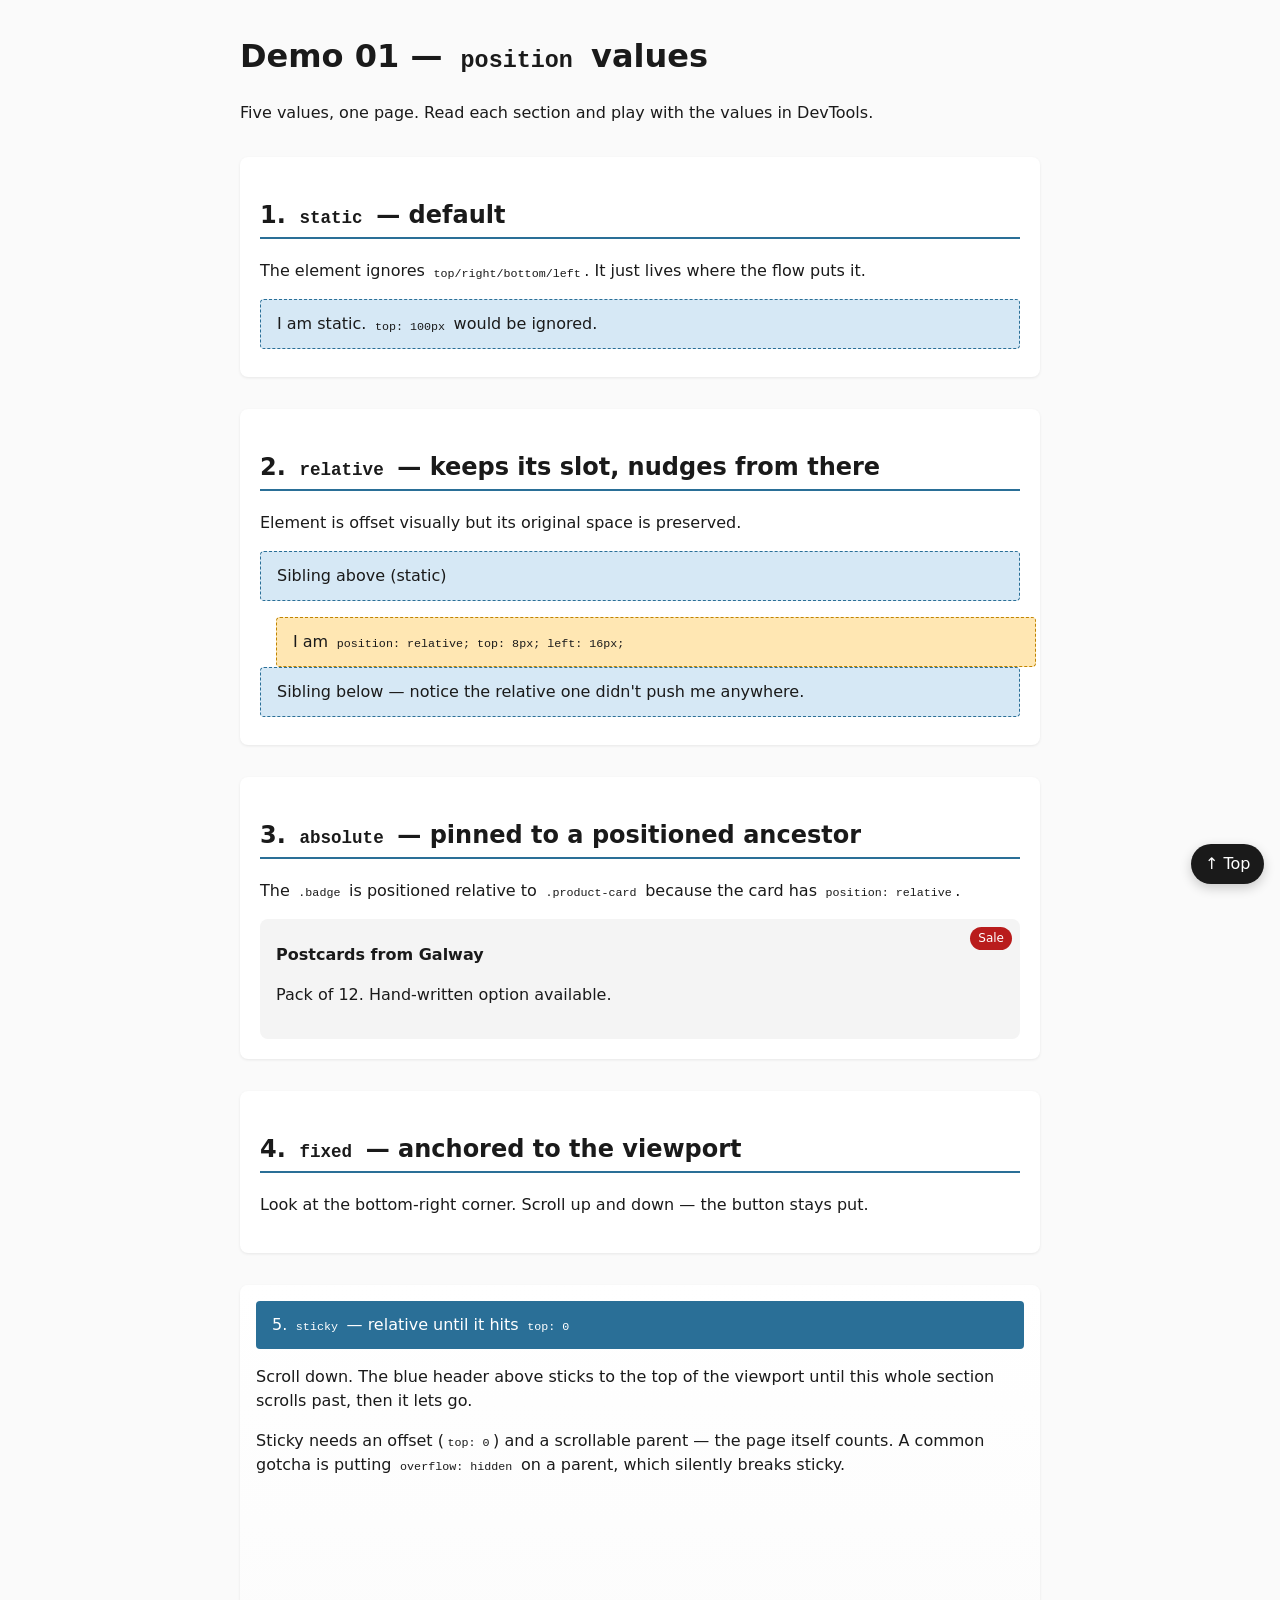
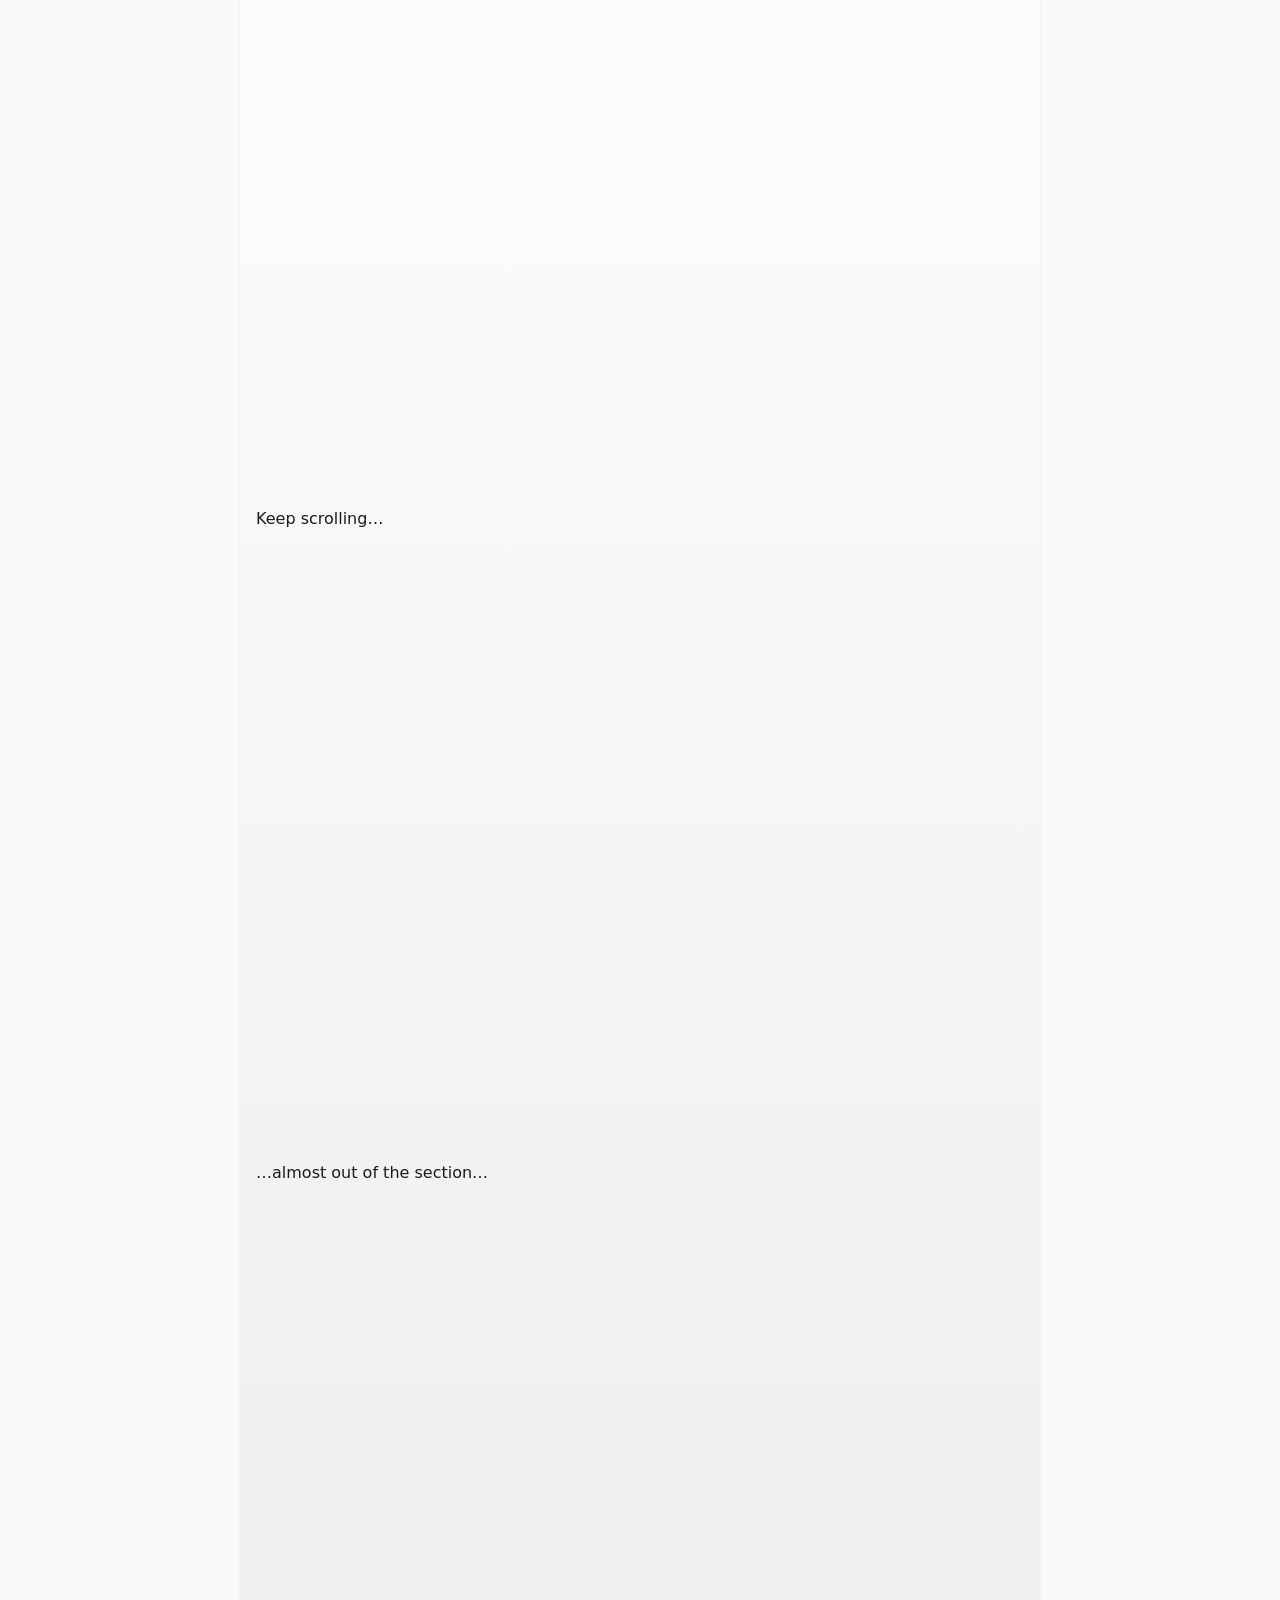
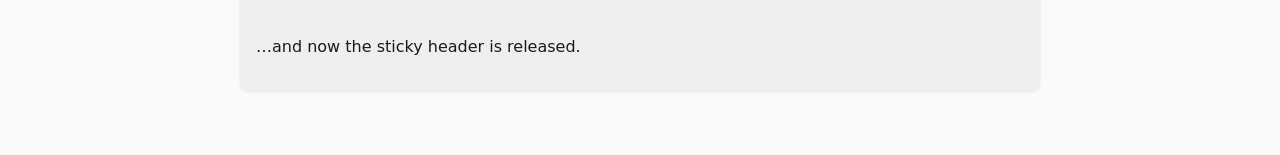
<file: lecture2_code/lecture-2-demos/01-position.html>
<!DOCTYPE html>
<html lang="en">
<head>
  <meta charset="UTF-8">
  <title>Demo 01 — position values</title>
  <meta name="viewport" content="width=device-width, initial-scale=1">
  <style>
    body {
      font-family: system-ui, sans-serif;
      margin: 0;
      padding: 0;
      color: #1a1a1a;
      background: #fafafa;
      line-height: 1.5;
    }

    main { padding: 2rem; max-width: 50rem; margin: auto; }
    h1   { margin-top: 0; }
    h2   { border-bottom: 2px solid #2a6f97; padding-bottom: 0.25rem; }

    section { margin-block: 2rem; padding: 1.25rem; background: #fff;
              border-radius: 0.5rem; box-shadow: 0 1px 3px rgba(0,0,0,0.08); }

    .demo-box {
      background: #d6e8f5;
      padding: 0.75rem 1rem;
      margin-block: 0.5rem;
      border: 1px dashed #2a6f97;
      border-radius: 0.25rem;
    }

    /* 1. STATIC ----------------------------------------------- */
    .ex-static { position: static; /* default */ }

    /* 2. RELATIVE --------------------------------------------- */
    .ex-relative {
      position: relative;
      top: 8px;
      left: 16px;
      background: #ffe7b3;
      border-color: #c08400;
    }

    /* 3. ABSOLUTE --------------------------------------------- */
    .product-card {
      position: relative;       /* establishes containing block */
      padding: 1.5rem 1rem 1rem;
      background: #f4f4f4;
      border-radius: 0.5rem;
    }
    .badge {
      position: absolute;
      top: 0.5rem;
      right: 0.5rem;
      background: #b91c1c;
      color: white;
      font-size: 0.75rem;
      padding: 0.15rem 0.5rem;
      border-radius: 999px;
    }

    /* 4. FIXED ------------------------------------------------ */
    .back-to-top {
      position: fixed;
      right: 1rem;
      bottom: 1rem;
      background: #1a1a1a;
      color: white;
      text-decoration: none;
      padding: 0.5rem 0.85rem;
      border-radius: 999px;
      box-shadow: 0 4px 12px rgba(0,0,0,0.2);
      z-index: 1000;
    }

    /* 5. STICKY ----------------------------------------------- */
    .sticky-section { /* tall enough that scrolling matters */
      min-height: 200vh;
      padding: 1rem;
      background: linear-gradient(#fff, #eee);
      border-radius: 0.5rem;
    }
    .sticky-header {
      position: sticky;
      top: 0;
      background: #2a6f97;
      color: white;
      padding: 0.75rem 1rem;
      border-radius: 0.25rem;
      z-index: 5;
    }

    code {  padding: 0.05em 0.3em; border-radius: 0.2em; font-size: 0.9em; }
  </style>
</head>
<body>

  <main id="top">
    <h1>Demo 01 — <code>position</code> values</h1>
    <p>Five values, one page. Read each section and play with the values in DevTools.</p>

    <section>
      <h2>1. <code>static</code> — default</h2>
      <p>The element ignores <code>top/right/bottom/left</code>. It just lives where the flow puts it.</p>
      <div class="demo-box ex-static">I am static. <code>top: 100px</code> would be ignored.</div>
    </section>

    <section>
      <h2>2. <code>relative</code> — keeps its slot, nudges from there</h2>
      <p>Element is offset visually but its original space is preserved.</p>
      <div class="demo-box">Sibling above (static)</div>
      <div class="demo-box ex-relative">I am <code>position: relative; top: 8px; left: 16px;</code></div>
      <div class="demo-box">Sibling below — notice the relative one didn't push me anywhere.</div>
    </section>

    <section>
      <h2>3. <code>absolute</code> — pinned to a positioned ancestor</h2>
      <p>The <code>.badge</code> is positioned relative to <code>.product-card</code> because the card has <code>position: relative</code>.</p>
      <div class="product-card">
        <span class="badge">Sale</span>
        <strong>Postcards from Galway</strong>
        <p>Pack of 12. Hand-written option available.</p>
      </div>
    </section>

    <section>
      <h2>4. <code>fixed</code> — anchored to the viewport</h2>
      <p>Look at the bottom-right corner. Scroll up and down — the button stays put.</p>
    </section>

    <section class="sticky-section">
      <div class="sticky-header">5. <code>sticky</code> — relative until it hits <code>top: 0</code></div>
      <p style="margin-top: 1rem;">Scroll down. The blue header above sticks to the top of the viewport
      until this whole section scrolls past, then it lets go.</p>
      <p>Sticky needs an offset (<code>top: 0</code>) and a scrollable parent — the page itself counts.
      A common gotcha is putting <code>overflow: hidden</code> on a parent, which silently breaks sticky.</p>
      <p style="margin-top: 70vh;">Keep scrolling…</p>
      <p style="margin-top: 70vh;">…almost out of the section…</p>
      <p style="margin-top: 50vh;">…and now the sticky header is released.</p>
    </section>

  </main>

  <a href="#top" class="back-to-top" aria-label="Back to top of page">↑ Top</a>
</body>
</html>
</file>
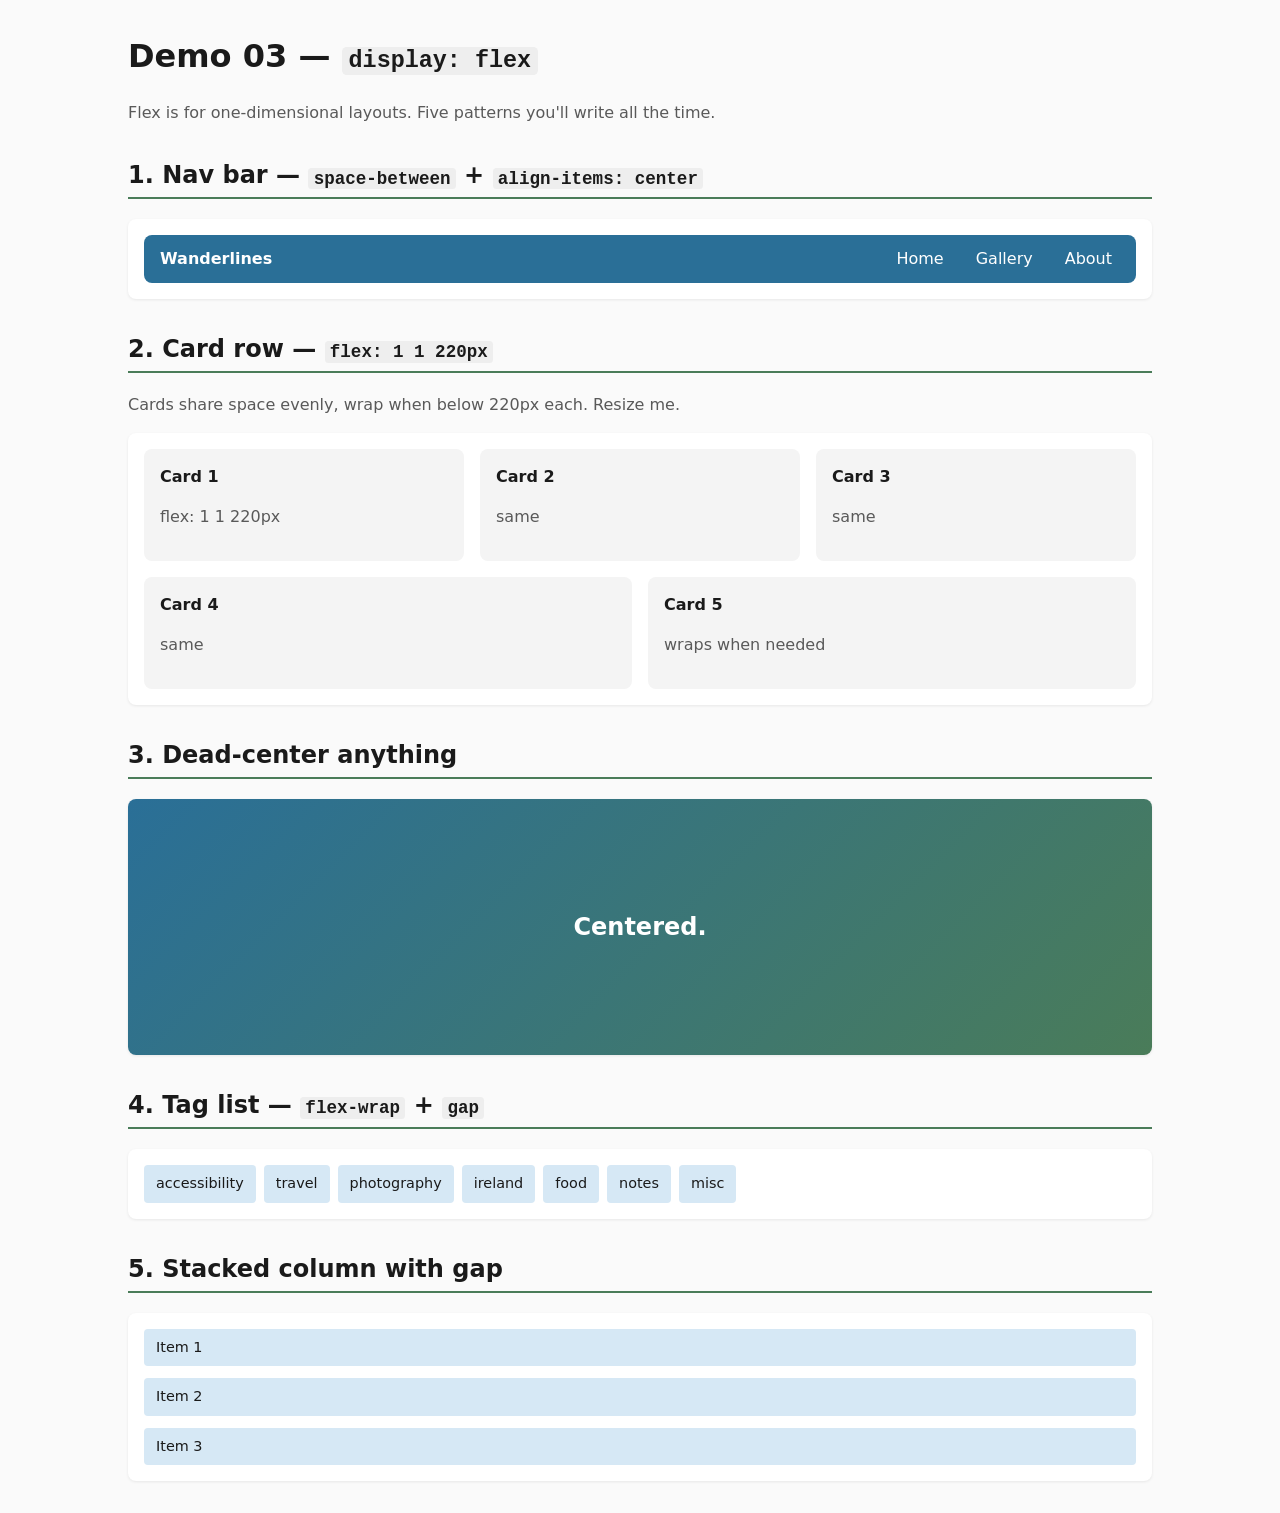
<file: lecture2_code/lecture-2-demos/03-flex.html>
<!DOCTYPE html>
<html lang="en">
<head>
  <meta charset="UTF-8">
  <title>Demo 03 — display: flex</title>
  <meta name="viewport" content="width=device-width, initial-scale=1">
  <style>
    body {
      font-family: system-ui, sans-serif;
      margin: 0;
      padding: 2rem;
      max-width: 64rem;
      margin-inline: auto;
      background: #fafafa;
      color: #1a1a1a;
      line-height: 1.5;
    }
    h1   { margin-top: 0; }
    h2   { margin-top: 2rem; border-bottom: 2px solid #4a7c59; padding-bottom: 0.25rem; }
    code { background: #eee; padding: 0.05em 0.3em; border-radius: 0.2em; font-size: 0.9em; }
    p    { color: #595959; }

    .demo {
      background: #fff;
      padding: 1rem;
      border-radius: 0.5rem;
      box-shadow: 0 1px 3px rgba(0,0,0,0.08);
    }

    .chip {
      background: #d6e8f5;
      color: #1a1a1a;
      padding: 0.5rem 0.75rem;
      border-radius: 0.25rem;
      font-size: 0.9rem;
    }

    /* 1. Nav bar — title left, links right, vertically centered */
    .nav {
      display: flex;
      justify-content: space-between;
      align-items: center;
      gap: 1rem;
      padding: 0.75rem 1rem;
      background: #2a6f97;
      color: white;
      border-radius: 0.5rem;
    }
    .nav-links { display: flex; gap: 1rem; list-style: none; padding: 0; margin: 0; }
    .nav a { color: white; text-decoration: none; padding: 0.25rem 0.5rem; border-radius: 0.25rem; }
    .nav a:hover { background: rgba(255,255,255,0.2); }

    /* 2. Card row — wrap when out of room */
    .card-row {
      display: flex;
      gap: 1rem;
      flex-wrap: wrap;
    }
    .card-row > .item {
      flex: 1 1 220px;     /* grow, shrink, basis */
      min-width: 0;        /* allow shrinking */
      background: #f4f4f4;
      padding: 1rem;
      border-radius: 0.5rem;
    }

    /* 3. Center anything */
    .center-box {
      display: flex;
      place-items: center;
      justify-content: center;
      min-height: 14rem;
      background: linear-gradient(135deg, #2a6f97, #4a7c59);
      color: white;
      border-radius: 0.5rem;
      font-size: 1.5rem;
      font-weight: 600;
    }

    /* 4. Tag list */
    .tag-list { display: flex; flex-wrap: wrap; gap: 0.5rem; }

    /* 5. Stacked column with gap */
    .stack { display: flex; flex-direction: column; gap: 0.75rem; }
  </style>
</head>
<body>

  <h1>Demo 03 — <code>display: flex</code></h1>
  <p>Flex is for one-dimensional layouts. Five patterns you'll write all the time.</p>

  <h2>1. Nav bar — <code>space-between</code> + <code>align-items: center</code></h2>
  <div class="demo">
    <nav class="nav" aria-label="Demo nav">
      <strong>Wanderlines</strong>
      <ul class="nav-links">
        <li><a href="#">Home</a></li>
        <li><a href="#">Gallery</a></li>
        <li><a href="#">About</a></li>
      </ul>
    </nav>
  </div>

  <h2>2. Card row — <code>flex: 1 1 220px</code></h2>
  <p>Cards share space evenly, wrap when below 220px each. Resize me.</p>
  <div class="demo card-row">
    <div class="item"><strong>Card 1</strong><p>flex: 1 1 220px</p></div>
    <div class="item"><strong>Card 2</strong><p>same</p></div>
    <div class="item"><strong>Card 3</strong><p>same</p></div>
    <div class="item"><strong>Card 4</strong><p>same</p></div>
    <div class="item"><strong>Card 5</strong><p>wraps when needed</p></div>
  </div>

  <h2>3. Dead-center anything</h2>
  <div class="demo center-box">Centered.</div>

  <h2>4. Tag list — <code>flex-wrap</code> + <code>gap</code></h2>
  <div class="demo">
    <div class="tag-list" role="list">
      <span class="chip" role="listitem">accessibility</span>
      <span class="chip" role="listitem">travel</span>
      <span class="chip" role="listitem">photography</span>
      <span class="chip" role="listitem">ireland</span>
      <span class="chip" role="listitem">food</span>
      <span class="chip" role="listitem">notes</span>
      <span class="chip" role="listitem">misc</span>
    </div>
  </div>

  <h2>5. Stacked column with gap</h2>
  <div class="demo">
    <div class="stack">
      <div class="chip">Item 1</div>
      <div class="chip">Item 2</div>
      <div class="chip">Item 3</div>
    </div>
  </div>

</body>
</html>
</file>
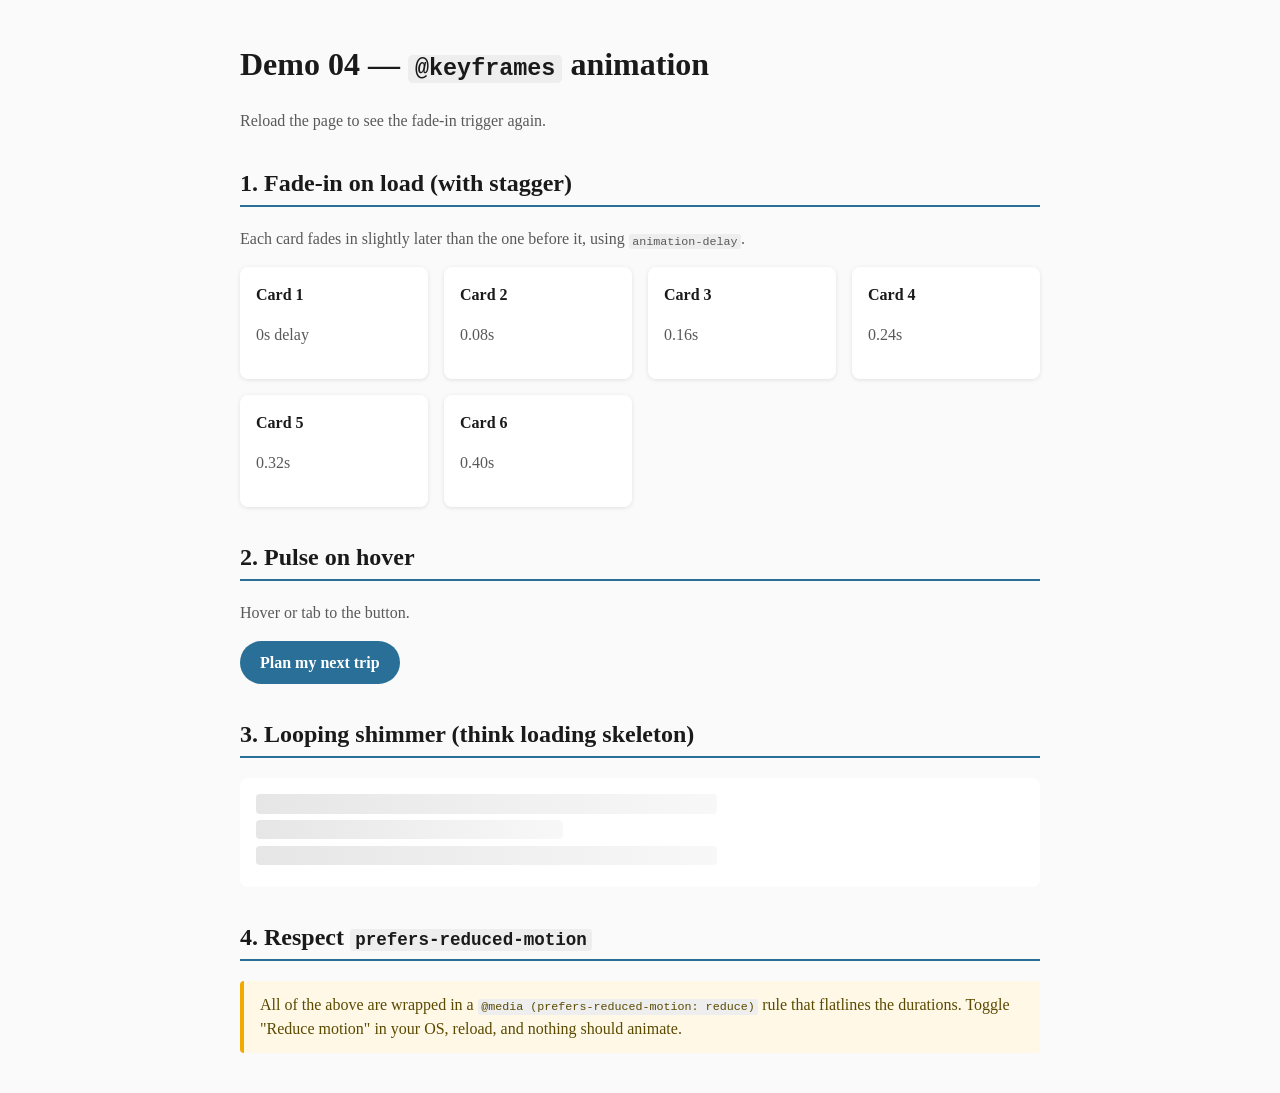
<file: lecture2_code/lecture-2-demos/04-keyframes.html>
<!DOCTYPE html>
<html lang="en">
<head>
  <meta charset="UTF-8">
  <title>Demo 04 — @keyframes animation</title>
  <meta name="viewport" content="width=device-width, initial-scale=1">
  <style>
    body {
      font-family: Impact, Haettenschweiler, 'Arial Narrow Bold', sans-serif
      margin: 0;
      padding: 2rem;
      max-width: 50rem;
      margin-inline: auto;
      background: #fafafa;
      color: #1a1a1a;
      line-height: 1.5;
    }
    h1   { margin-top: 0; }
    h2   { margin-top: 2rem; border-bottom: 2px solid #2a6f97; padding-bottom: 0.25rem; }
    code { background: #eee; padding: 0.05em 0.3em; border-radius: 0.2em; font-size: 0.9em; }
    p    { color: #595959; }

    /* ----- 1. Fade in on load ----- */
    @keyframes fade-in {
      from { opacity: 0; transform: translateY(10px); }
      to   { opacity: 1; transform: translateY(0);    }
    }

    .card {
      background: white;
      padding: 1rem;
      border-radius: 0.5rem;
      box-shadow: 0 1px 4px rgba(0, 0, 0, 0.1);
      animation: fade-in 0.5s ease-out both;
    }

    .card-row { display: grid; grid-template-columns: repeat(auto-fill, minmax(180px, 1fr)); gap: 1rem; }

    /* stagger children */
    .card-row .card:nth-child(2) { animation-delay: 0.08s; }
    .card-row .card:nth-child(3) { animation-delay: 0.16s; }
    .card-row .card:nth-child(4) { animation-delay: 0.24s; }
    .card-row .card:nth-child(5) { animation-delay: 0.32s; }
    .card-row .card:nth-child(6) { animation-delay: 0.4s;  }

    /* ----- 2. Pulse on hover ----- */
    @keyframes pulse {
      0%, 100% { transform: scale(1); }
      50%      { transform: scale(1.06); }
    }

    .cta {
      display: inline-block;
      background: #2a6f97;
      color: white;
      padding: 0.6rem 1.25rem;
      border-radius: 999px;
      text-decoration: none;
      font-weight: 600;
      transition: background 0.2s ease;
    }
    .cta:hover,
    .cta:focus-visible {
      text-transform:uppercase;
      background: #1f4e6f;
      animation: pulse 1.2s ease-in-out infinite;
      outline: 3px solid transparent;
    }

    /* ----- 3. Looping background shimmer (illustrative) ----- */
    @keyframes shimmer {
      0%   { background-position: -120% 0; }
      100% { background-position: 220%  0; }
    }
    .skeleton {
      height: 1.2rem;
      width: 60%;
      border-radius: 0.25rem;
      background: linear-gradient(90deg, #e6e6e6 0%, #f8f8f8 50%, #e6e6e6 100%);
      background-size: 200% 100%;
      animation: shimmer 1.4s linear infinite;
      margin-bottom: 0.4rem;
    }
    .skeleton.short { width: 40%; }

    /* ----- 4. Reduced motion override ----- */
    @media (prefers-reduced-motion: reduce) {
      .cta:hover,
      .cta:focus-visible,
      .skeleton {
        animation-duration: 0.01ms;
        animation-iteration-count: 1;
        transition-duration: 0.01ms;
      }
    }

    .note {
      border-left: 4px solid #f2a900;
      background: #fff8e6;
      padding: 0.75rem 1rem;
      border-radius: 0.25rem;
      color: #5a4a00;
    }
  </style>
</head>
<body>

  <h1>Demo 04 — <code>@keyframes</code> animation</h1>
  <p>Reload the page to see the fade-in trigger again.</p>

  <h2>1. Fade-in on load (with stagger)</h2>
  <p>Each card fades in slightly later than the one before it, using <code>animation-delay</code>.</p>
  <div class="card-row">
    <div class="card"><strong>Card 1</strong><p>0s delay</p></div>
    <div class="card"><strong>Card 2</strong><p>0.08s</p></div>
    <div class="card"><strong>Card 3</strong><p>0.16s</p></div>
    <div class="card"><strong>Card 4</strong><p>0.24s</p></div>
    <div class="card"><strong>Card 5</strong><p>0.32s</p></div>
    <div class="card"><strong>Card 6</strong><p>0.40s</p></div>
  </div>

  <h2>2. Pulse on hover</h2>
  <p>Hover or tab to the button.</p>
  <p><a href="#" class="cta">Plan my next trip</a></p>

  <h2>3. Looping shimmer (think loading skeleton)</h2>
  <div style="background: white; padding: 1rem; border-radius: 0.5rem;">
    <div class="skeleton"></div>
    <div class="skeleton short"></div>
    <div class="skeleton"></div>
  </div>

  <h2>4. Respect <code>prefers-reduced-motion</code></h2>
  <div class="note">
    All of the above are wrapped in a <code>@media (prefers-reduced-motion: reduce)</code>
    rule that flatlines the durations. Toggle "Reduce motion" in your OS, reload, and
    nothing should animate.
  </div>

</body>
</html>
</file>
